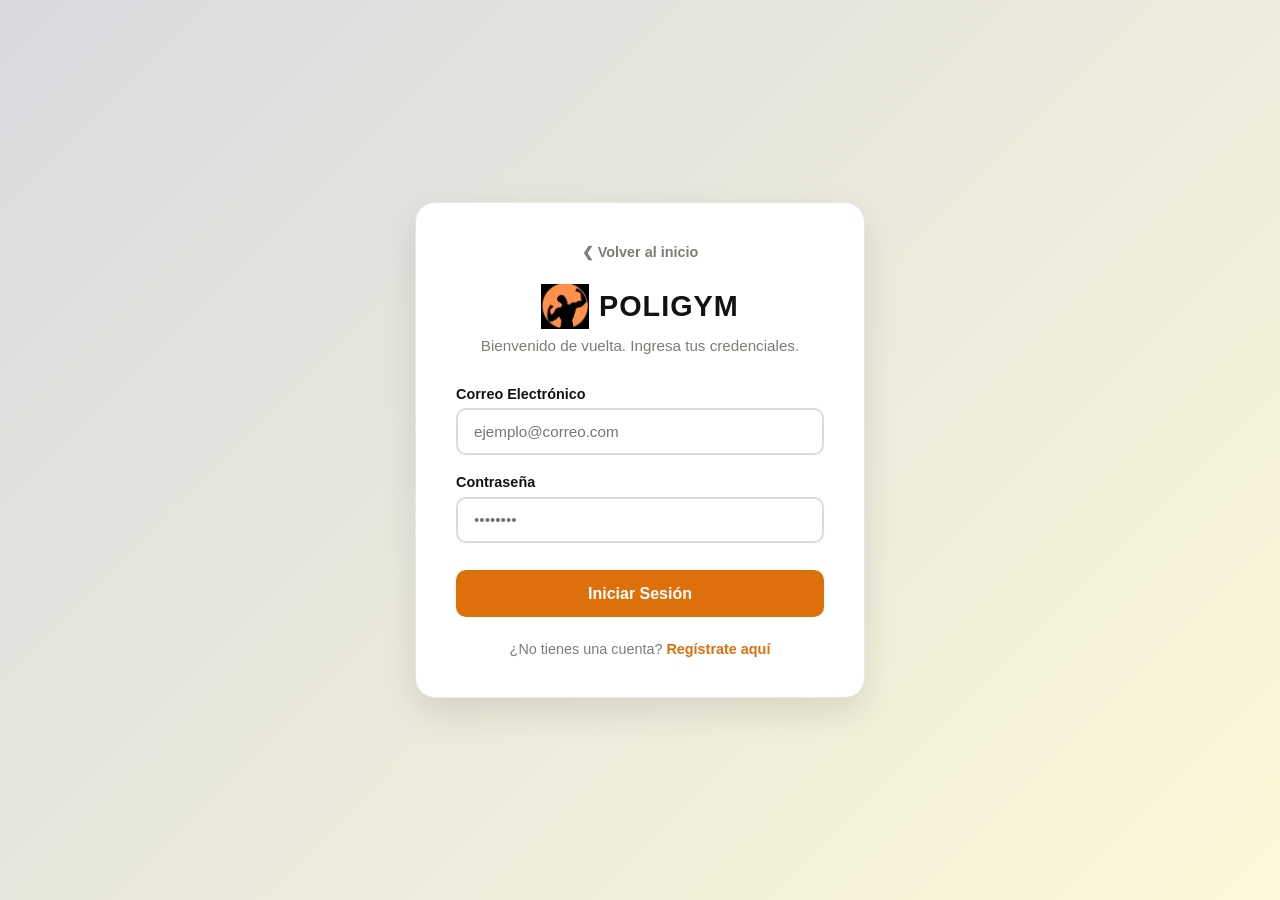
<file: dashboard.html>
<!DOCTYPE html>
<html lang="es">
<head>
    <meta charset="UTF-8">
    <meta name="viewport" content="width=device-width, initial-scale=1.0">
    <title>POLIGYM | Panel de Usuario</title>
    <link rel="stylesheet" href="css/styles.css">
    <link rel="stylesheet" href="css/dashboard.css">
</head>
<body>

    <header class="navbar dash-nav">
        <div class="logo-container">
            <img src="assets/logo.png" alt="POLIGYM Logo" class="logo-img">
            <span class="logo-text">POLIGYM</span>
        </div>
        <div class="user-menu">
            <span id="userNameGreeting" class="user-greeting">Hola, ...</span>
            <button id="btnLogout" class="btn btn-outline btn-small">Cerrar Sesión</button>
        </div>
    </header>

    <main class="dashboard-container">
        <div class="dash-header">
            <h1>Clases Disponibles</h1>
            <p>Selecciona tu clase, reserva tu cupo y presenta tu código de acceso en recepción.</p>
        </div>

        <div id="classesGrid" class="classes-grid">
            </div>
    </main>

    <div id="ticketModal" class="modal-overlay hidden">
        <div class="modal-card">
            <button id="btnCloseModal" class="close-btn">&times;</button>
            
            <div id="modalContent">
                </div>
        </div>
    </div>

    <script src="js/dashboard.js"></script>
</body>
</html>
</file>
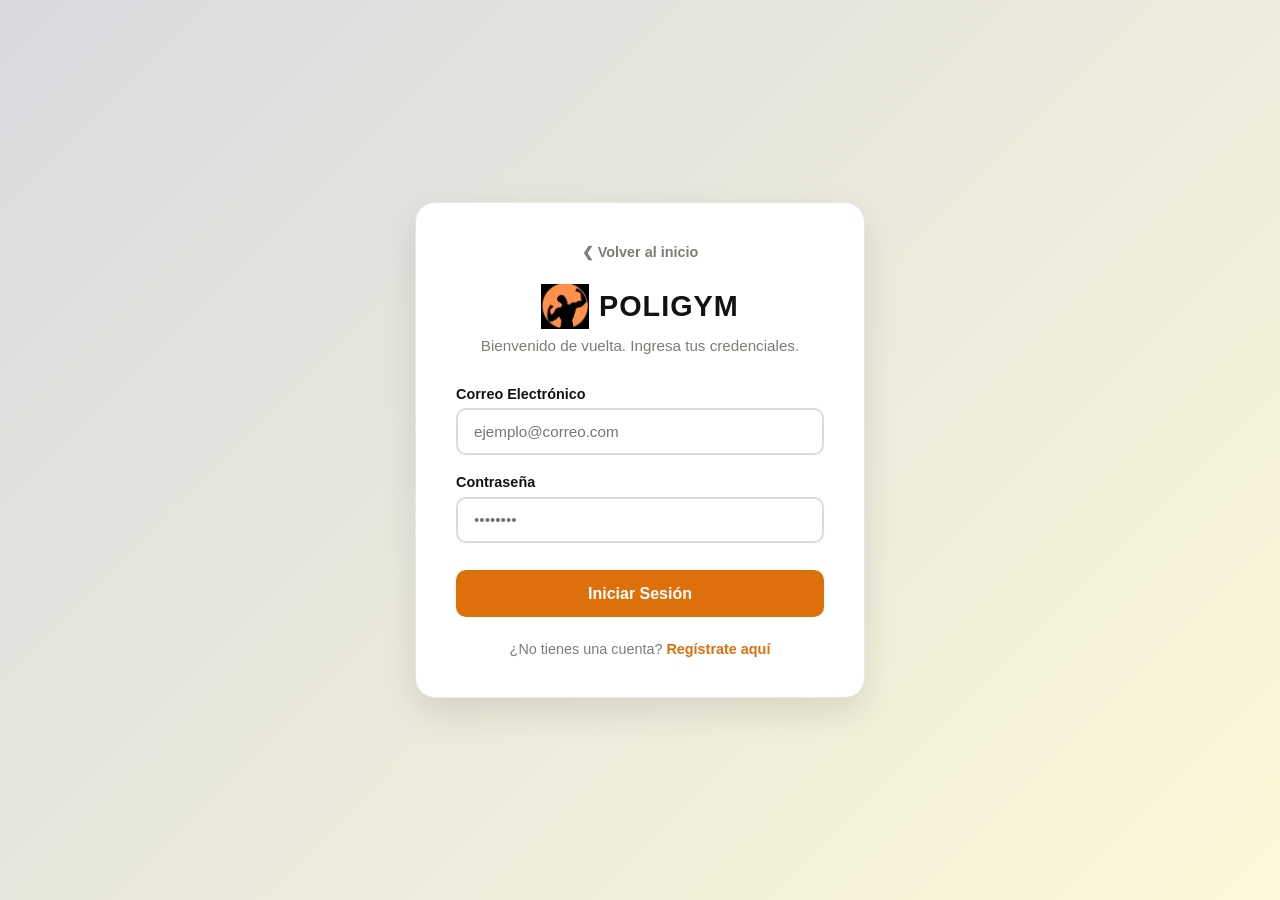
<file: login.html>
<!DOCTYPE html>
<html lang="es">
<head>
    <meta charset="UTF-8">
    <meta name="viewport" content="width=device-width, initial-scale=1.0">
    <title>POLIGYM | Ingreso</title>
    <link rel="stylesheet" href="css/styles.css">
    <link rel="stylesheet" href="css/auth.css">
</head>
<body>

    <div class="auth-container">
        <div class="auth-card">
            <div class="auth-header">
                <a href="index.html" class="back-link">&#10094; Volver al inicio</a>
                <div class="auth-logo">
                    <img src="assets/logo.png" alt="POLIGYM Logo">
                    <h2>POLIGYM</h2>
                </div>
                <p>Bienvenido de vuelta. Ingresa tus credenciales.</p>
            </div>

            <form id="loginForm" class="auth-form">
                <div class="form-group">
                    <label for="loginEmail">Correo Electrónico</label>
                    <input type="email" id="loginEmail" placeholder="ejemplo@correo.com" required>
                </div>

                <div class="form-group">
                    <label for="loginPassword">Contraseña</label>
                    <input type="password" id="loginPassword" placeholder="••••••••" required>
                </div>

                <div id="loginError" class="error-message hidden"></div>

                <button type="submit" class="btn-auth">Iniciar Sesión</button>
            </form>

            <div class="auth-footer">
                <p>¿No tienes una cuenta? <a href="register.html">Regístrate aquí</a></p>
            </div>
        </div>
    </div>

    <script src="js/auth.js"></script>
</body>
</html>
</file>
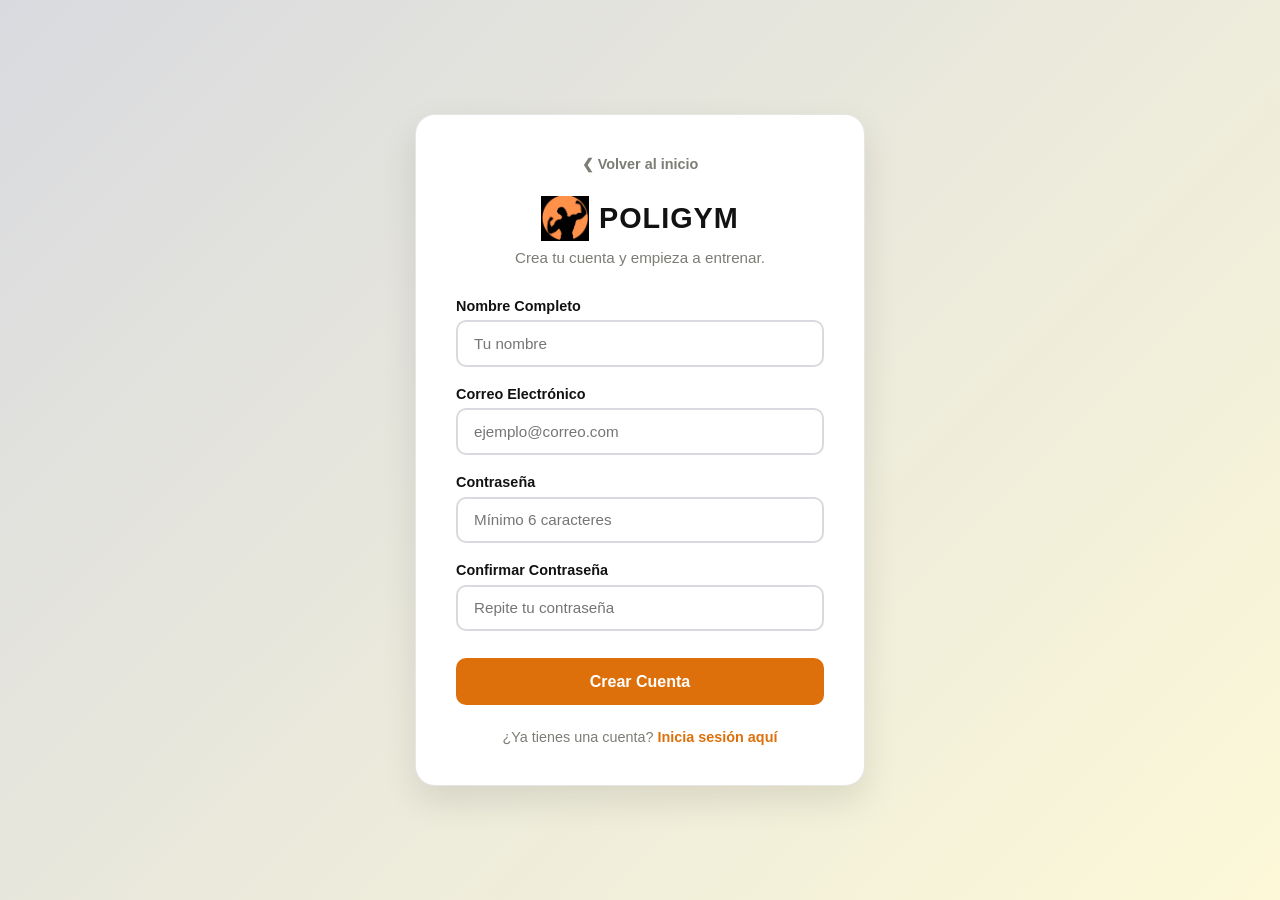
<file: register.html>
<!DOCTYPE html>
<html lang="es">
<head>
    <meta charset="UTF-8">
    <meta name="viewport" content="width=device-width, initial-scale=1.0">
    <title>POLIGYM | Registro</title>
    <link rel="stylesheet" href="css/styles.css">
    <link rel="stylesheet" href="css/auth.css">
</head>
<body>

    <div class="auth-container">
        <div class="auth-card">
            <div class="auth-header">
                <a href="index.html" class="back-link">&#10094; Volver al inicio</a>
                <div class="auth-logo">
                    <img src="assets/logo.png" alt="POLIGYM Logo">
                    <h2>POLIGYM</h2>
                </div>
                <p>Crea tu cuenta y empieza a entrenar.</p>
            </div>

            <form id="registerForm" class="auth-form">
                <div class="form-group">
                    <label for="regName">Nombre Completo</label>
                    <input type="text" id="regName" placeholder="Tu nombre" required>
                </div>

                <div class="form-group">
                    <label for="regEmail">Correo Electrónico</label>
                    <input type="email" id="regEmail" placeholder="ejemplo@correo.com" required>
                </div>

                <div class="form-group">
                    <label for="regPassword">Contraseña</label>
                    <input type="password" id="regPassword" placeholder="Mínimo 6 caracteres" minlength="6" required>
                </div>

                <div class="form-group">
                    <label for="regPasswordConfirm">Confirmar Contraseña</label>
                    <input type="password" id="regPasswordConfirm" placeholder="Repite tu contraseña" minlength="6" required>
                </div>

                <div id="registerError" class="error-message hidden"></div>
                <div id="registerSuccess" class="success-message hidden"></div>

                <button type="submit" class="btn-auth">Crear Cuenta</button>
            </form>

            <div class="auth-footer">
                <p>¿Ya tienes una cuenta? <a href="login.html">Inicia sesión aquí</a></p>
            </div>
        </div>
    </div>

    <script src="js/auth.js"></script>
</body>
</html>
</file>
<file: css/styles.css>
/* PALETA DE CLORES*/
:root {
    --primary-orange: #DD700B;
    --primary-orange-hover: #C5630A;
    --dark-gray: #7C7D75;
    --medium-gray: #ADACA7;
    --light-gray: #D9DADF;
    --cream-white: #FCF8D8;
    --black: #121212;
    --white: #FFFFFF;
}

* {
    margin: 0;
    padding: 0;
    box-sizing: border-box;
    font-family: 'Segoe UI', Tahoma, Geneva, Verdana, sans-serif;
    scroll-behavior: smooth;
}

body {
    background-color: var(--cream-white);
    color: var(--dark-gray);
    overflow-x: hidden;
}

a {
    text-decoration: none;
}

/* NAVBAR */
.navbar {
    display: flex;
    justify-content: space-between;
    align-items: center;
    padding: 1rem 5%;
    background-color: var(--black);
    position: fixed;
    width: 100%;
    top: 0;
    z-index: 1000;
    box-shadow: 0 4px 15px rgba(0, 0, 0, 0.3);
}

.logo-container {
    display: flex;
    align-items: center;
    gap: 10px;
}

.logo-img {
    height: 50px;
}

.logo-text {
    color: var(--primary-orange);
    font-size: 1.8rem;
    font-weight: 900;
    letter-spacing: 1px;
}

.nav-links {
    display: flex;
    list-style: none;
    gap: 2rem;
}

.nav-links a {
    color: var(--light-gray);
    font-weight: 600;
    transition: color 0.3s;
}

.nav-links a:hover {
    color: var(--primary-orange);
}

.auth-buttons {
    display: flex;
    gap: 1rem;
}

/* BOTONES*/
.btn {
    padding: 0.6rem 1.5rem;
    border-radius: 30px;
    font-weight: 700;
    cursor: pointer;
    transition: all 0.3s ease;
    border: 2px solid transparent;
}

.btn-outline {
    background-color: transparent;
    border-color: var(--primary-orange);
    color: var(--primary-orange);
}

.btn-outline:hover {
    background-color: var(--primary-orange);
    color: var(--white);
}

.btn-solid {
    background-color: var(--primary-orange);
    color: var(--white);
}

.btn-solid:hover {
    background-color: var(--primary-orange-hover);
    transform: translateY(-2px);
}

.btn-large {
    padding: 1rem 2.5rem;
    font-size: 1.1rem;
    box-shadow: 0 10px 20px rgba(221, 112, 11, 0.3);
}

/*HERO */
.hero {
    height: 100vh;
    display: flex;
    align-items: center;
    justify-content: center;
    text-align: center;
    background: linear-gradient(135deg, rgba(217, 218, 223, 0.8) 0%, rgba(252, 248, 216, 0.9) 100%);
    padding: 0 20px;
    margin-top: 70px;
}

.hero-content h1 {
    font-size: 4.5rem;
    color: var(--black);
    margin-bottom: 1rem;
    text-transform: uppercase;
}

.hero-content h1 span {
    color: var(--primary-orange);
}

.hero-content p {
    font-size: 1.2rem;
    max-width: 650px;
    margin: 0 auto 2.5rem;
    color: var(--dark-gray);
}

/*SECCIONES */
.section-header {
    text-align: center;
    margin-bottom: 3rem;
}

.section-header h2 {
    font-size: 2.5rem;
    color: var(--black);
    margin-bottom: 0.5rem;
}

/*CARRUSEL */
.carousel-section {
    padding: 5rem 5%;
    background-color: var(--white);
}

.carousel-container {
    position: relative;
    max-width: 1000px;
    margin: 0 auto;
    border-radius: 15px;
    overflow: hidden;
    box-shadow: 0 15px 30px rgba(0, 0, 0, 0.1);
}

.carousel-track {
    display: flex;
    transition: transform 0.5s ease-in-out;
}

.slide {
    min-width: 100%;
    position: relative;
}

.slide img {
    width: 100%;
    height: 500px;
    object-fit: cover;
    display: block;
}

.slide-caption {
    position: absolute;
    bottom: 0;
    width: 100%;
    background: rgba(0, 0, 0, 0.7);
    color: var(--white); 
    padding: 1rem 1rem 2.5rem 1rem; 
    text-align: center;
    font-size: 1.2rem;
    font-weight: bold;
}

.carousel-btn {
    position: absolute;
    top: 50%;
    transform: translateY(-50%);
    background-color: rgba(221, 112, 11, 0.8);
    color: var(--white);
    border: none;
    font-size: 2rem;
    padding: 10px 15px;
    cursor: pointer;
    border-radius: 50%;
    z-index: 10;
    transition: background 0.3s;
}

.carousel-btn:hover {
    background-color: var(--primary-orange);
}

.prev { left: 15px; }
.next { right: 15px; }

.carousel-dots {
    position: absolute;
    bottom: 12px; 
    width: 100%;
    text-align: center;
    z-index: 10; 
}

.dot {
    display: inline-block;
    width: 12px;
    height: 12px;
    background-color: var(--light-gray);
    border-radius: 50%;
    margin: 0 5px;
    cursor: pointer;
    transition: background 0.3s;
}

.dot.active {
    background-color: var(--primary-orange);
}

/* NOSOTROS*/
.info-section {
    padding: 5rem 5%;
    background-color: var(--light-gray);
}

.cards-grid {
    display: grid;
    grid-template-columns: repeat(auto-fit, minmax(300px, 1fr));
    gap: 2rem;
    max-width: 1200px;
    margin: 0 auto;
}

.info-card {
    background-color: var(--white);
    padding: 2.5rem;
    border-radius: 15px;
    text-align: center;
    box-shadow: 0 10px 20px rgba(0, 0, 0, 0.05);
    transition: transform 0.3s, border-bottom 0.3s;
    border-bottom: 4px solid transparent;
}

.info-card:hover {
    transform: translateY(-10px);
    border-bottom: 4px solid var(--primary-orange);
}

.card-icon {
    font-size: 3rem;
    margin-bottom: 1rem;
}

.info-card h3 {
    color: var(--black);
    margin-bottom: 1rem;
}

/* UBICACIÓN */
.location-section {
    padding: 5rem 5%;
    background-color: var(--white);
}

.location-container {
    display: flex;
    flex-wrap: wrap;
    gap: 2rem;
    max-width: 1200px;
    margin: 0 auto;
    background-color: var(--cream-white);
    border-radius: 15px;
    overflow: hidden;
    box-shadow: 0 10px 30px rgba(0, 0, 0, 0.08);
    border: 1px solid var(--light-gray);
}

.location-info {
    flex: 1;
    min-width: 300px;
    padding: 3rem;
    display: flex;
    flex-direction: column;
    justify-content: center;
}

.location-info h3 {
    color: var(--primary-orange);
    font-size: 1.8rem;
    margin-bottom: 1.5rem;
}

.location-info p {
    margin-bottom: 0.8rem;
    color: var(--dark-gray);
    font-size: 1.05rem;
}

.schedule {
    margin-top: 2rem;
    padding-top: 1.5rem;
    border-top: 1px solid var(--medium-gray);
}

.schedule h4 {
    color: var(--black);
    margin-bottom: 1rem;
    font-size: 1.1rem;
}

.schedule ul {
    list-style: none;
    color: var(--dark-gray);
}

.schedule ul li {
    margin-bottom: 0.5rem;
    display: flex;
    align-items: center;
}

.schedule ul li::before {
    content: '🕒';
    margin-right: 10px;
    font-size: 0.9rem;
}

.location-map {
    flex: 1;
    min-width: 300px;
    min-height: 400px;
}

/* Responsivo para móviles */
@media (max-width: 768px) {
    .location-container {
        flex-direction: column;
    }
    .location-info {
        padding: 2rem;
    }
    .location-map {
        min-height: 300px;
    }
}



/*FOOTER*/
footer {
    background-color: var(--black);
    color: var(--medium-gray);
    text-align: center;
    padding: 2rem;
}
</file>
<file: css/dashboard.css>
body {
    background-color: var(--light-gray);
}

.dash-nav {
    box-shadow: 0 2px 10px rgba(0,0,0,0.1);
}

.user-menu {
    display: flex;
    align-items: center;
    gap: 1.5rem;
}

.user-greeting {
    color: var(--white);
    font-weight: 600;
}

.btn-small {
    padding: 0.4rem 1rem;
    font-size: 0.9rem;
}

/* CONTENEDOR PRINCIPAL */
.dashboard-container {
    padding: 100px 5% 5rem; 
    max-width: 1300px;
    margin: 0 auto;
}

.dash-header {
    text-align: center;
    margin-bottom: 3rem;
}

.dash-header h1 {
    color: var(--black);
    font-size: 2.5rem;
    margin-bottom: 0.5rem;
}

.dash-header p {
    color: var(--dark-gray);
    font-size: 1.1rem;
}

/*GRID Y TARJETAS DE CLASES*/
.classes-grid {
    display: grid;
    grid-template-columns: repeat(auto-fill, minmax(320px, 1fr));
    gap: 2rem;
}

.class-card {
    background-color: var(--white);
    border-radius: 15px;
    overflow: hidden;
    box-shadow: 0 10px 20px rgba(0, 0, 0, 0.05);
    transition: transform 0.3s ease, box-shadow 0.3s ease;
    border: 1px solid rgba(173, 172, 167, 0.2);
    display: flex;
    flex-direction: column;
}

.class-card:hover {
    transform: translateY(-5px);
    box-shadow: 0 15px 30px rgba(221, 112, 11, 0.15);
    border-color: var(--primary-orange);
}

.class-header {
    background: linear-gradient(135deg, var(--dark-gray) 0%, var(--black) 100%);
    color: var(--white);
    padding: 1.5rem;
    position: relative;
}

.class-header h3 {
    font-size: 1.4rem;
    margin-bottom: 0.3rem;
    color: var(--primary-orange);
}

.class-instructor {
    font-size: 0.9rem;
    color: var(--light-gray);
}

.class-body {
    padding: 1.5rem;
    flex-grow: 1;
    display: flex;
    flex-direction: column;
    gap: 1rem;
}

.class-info-row {
    display: flex;
    justify-content: space-between;
    align-items: center;
    border-bottom: 1px solid var(--light-gray);
    padding-bottom: 0.5rem;
    font-size: 0.95rem;
    color: var(--dark-gray);
}

.class-info-row strong {
    color: var(--black);
}

.btn-enroll {
    width: 100%;
    margin-top: auto;
    padding: 0.8rem;
    border-radius: 8px;
    background-color: var(--primary-orange);
    color: var(--white);
    border: none;
    font-weight: bold;
    cursor: pointer;
    transition: background 0.3s;
}

.btn-enroll:hover {
    background-color: var(--primary-orange-hover);
}

.modal-overlay {
    position: fixed;
    top: 0;
    left: 0;
    width: 100%;
    height: 100%;
    background: rgba(10, 10, 10, 0.6);
    backdrop-filter: blur(5px);
    display: flex;
    justify-content: center;
    align-items: center;
    z-index: 2000;
    opacity: 1;
    transition: opacity 0.3s ease;
}

.modal-overlay.hidden {
    opacity: 0;
    pointer-events: none;
}

.modal-card {
    background-color: var(--white);
    width: 90%;
    max-width: 400px;
    border-radius: 20px;
    padding: 2rem;
    position: relative;
    box-shadow: 0 25px 50px rgba(0, 0, 0, 0.25);
    transform: translateY(0);
    transition: transform 0.3s ease;
}

.modal-overlay.hidden .modal-card {
    transform: translateY(-50px);
}

.close-btn {
    position: absolute;
    top: 15px;
    right: 20px;
    background: none;
    border: none;
    font-size: 1.8rem;
    color: var(--medium-gray);
    cursor: pointer;
    transition: color 0.3s;
}

.close-btn:hover {
    color: var(--black);
}

/* Estilos internos del Ticket */
.ticket-success {
    text-align: center;
}

.ticket-icon {
    font-size: 3rem;
    color: #16A34A;
    margin-bottom: 1rem;
}

.ticket-title {
    color: var(--black);
    font-size: 1.5rem;
    margin-bottom: 0.5rem;
}

.ticket-details {
    background-color: var(--cream-white);
    border: 1px dashed var(--medium-gray);
    border-radius: 10px;
    padding: 1.5rem;
    margin: 1.5rem 0;
    text-align: left;
}

.ticket-details p {
    margin-bottom: 0.5rem;
    font-size: 0.95rem;
}

.ticket-code-box {
    background-color: var(--black);
    color: var(--primary-orange);
    padding: 1rem;
    border-radius: 8px;
    font-family: 'Courier New', Courier, monospace;
    font-size: 1.8rem;
    font-weight: 900;
    letter-spacing: 3px;
    margin-top: 1rem;
}
</file>
<file: css/auth.css>
.auth-container {
    min-height: 100vh;
    display: flex;
    justify-content: center;
    align-items: center;
    padding: 2rem 1rem;
    background: linear-gradient(135deg, var(--light-gray) 0%, var(--cream-white) 100%);
}

/* TARJETA */
.auth-card {
    background-color: var(--white);
    width: 100%;
    max-width: 450px;
    padding: 2.5rem;
    border-radius: 20px;
    box-shadow: 0 15px 35px rgba(0, 0, 0, 0.1);
    border: 1px solid rgba(173, 172, 167, 0.3);
}

/*ENCABEZADO DE LA TARJETA */
.auth-header {
    text-align: center;
    margin-bottom: 2rem;
    position: relative;
}

.back-link {
    display: inline-block;
    font-size: 0.9rem;
    color: var(--dark-gray);
    margin-bottom: 1.5rem;
    transition: color 0.3s;
    font-weight: 600;
}

.back-link:hover {
    color: var(--primary-orange);
}

.auth-logo {
    display: flex;
    align-items: center;
    justify-content: center;
    gap: 10px;
    margin-bottom: 0.5rem;
}

.auth-logo img {
    height: 45px;
}

.auth-logo h2 {
    color: var(--black);
    font-size: 1.8rem;
    font-weight: 900;
    letter-spacing: 1px;
}

.auth-header p {
    color: var(--dark-gray);
    font-size: 0.95rem;
}

/*FORMULARIO */
.auth-form {
    display: flex;
    flex-direction: column;
    gap: 1.2rem;
}

.form-group {
    display: flex;
    flex-direction: column;
    gap: 0.4rem;
}

.form-group label {
    font-size: 0.9rem;
    font-weight: 700;
    color: var(--black);
}

.form-group input {
    padding: 0.8rem 1rem;
    border-radius: 10px;
    border: 2px solid var(--light-gray);
    background-color: var(--white);
    color: var(--black);
    font-size: 0.95rem;
    outline: none;
    transition: all 0.3s ease;
}

.form-group input:focus {
    border-color: var(--primary-orange);
    box-shadow: 0 0 8px rgba(221, 112, 11, 0.2);
}

/* MENSAJES */
.error-message {
    background-color: #FEE2E2;
    color: #DC2626;
    padding: 0.75rem;
    border-radius: 8px;
    font-size: 0.85rem;
    font-weight: 600;
    border-left: 4px solid #DC2626;
}

.success-message {
    background-color: #DCFCE7;
    color: #16A34A;
    padding: 0.75rem;
    border-radius: 8px;
    font-size: 0.85rem;
    font-weight: 600;
    border-left: 4px solid #16A34A;
}

.hidden {
    display: none !important;
}

/* BOTON DE ACCION*/
.btn-auth {
    background-color: var(--primary-orange);
    color: var(--white);
    padding: 0.9rem;
    border: none;
    border-radius: 10px;
    font-size: 1rem;
    font-weight: 700;
    cursor: pointer;
    transition: background 0.3s, transform 0.2s;
    margin-top: 0.5rem;
}

.btn-auth:hover {
    background-color: var(--primary-orange-hover);
    transform: translateY(-1px);
}

.auth-footer {
    text-align: center;
    margin-top: 1.5rem;
    font-size: 0.9rem;
}

.auth-footer a {
    color: var(--primary-orange);
    font-weight: 700;
    transition: color 0.3s;
}

.auth-footer a:hover {
    color: var(--primary-orange-hover);
    text-decoration: underline;
}
</file>
